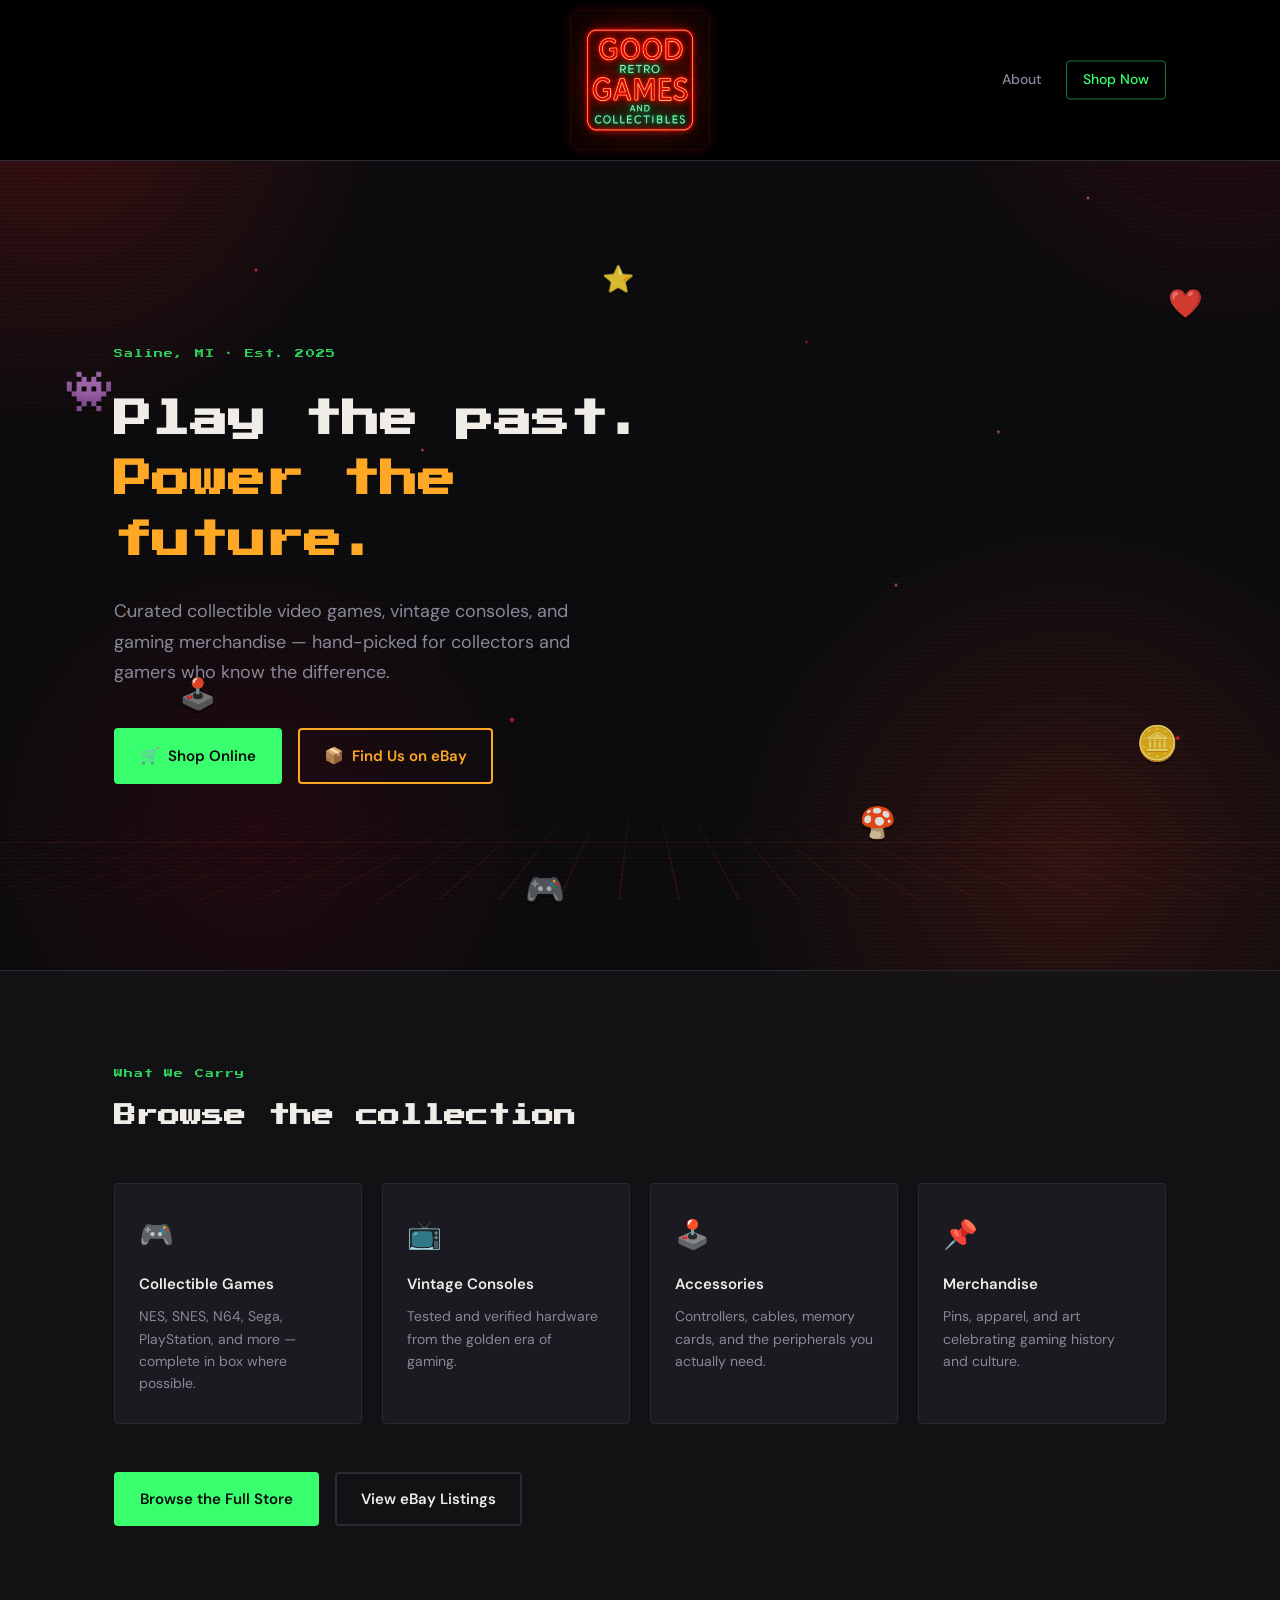
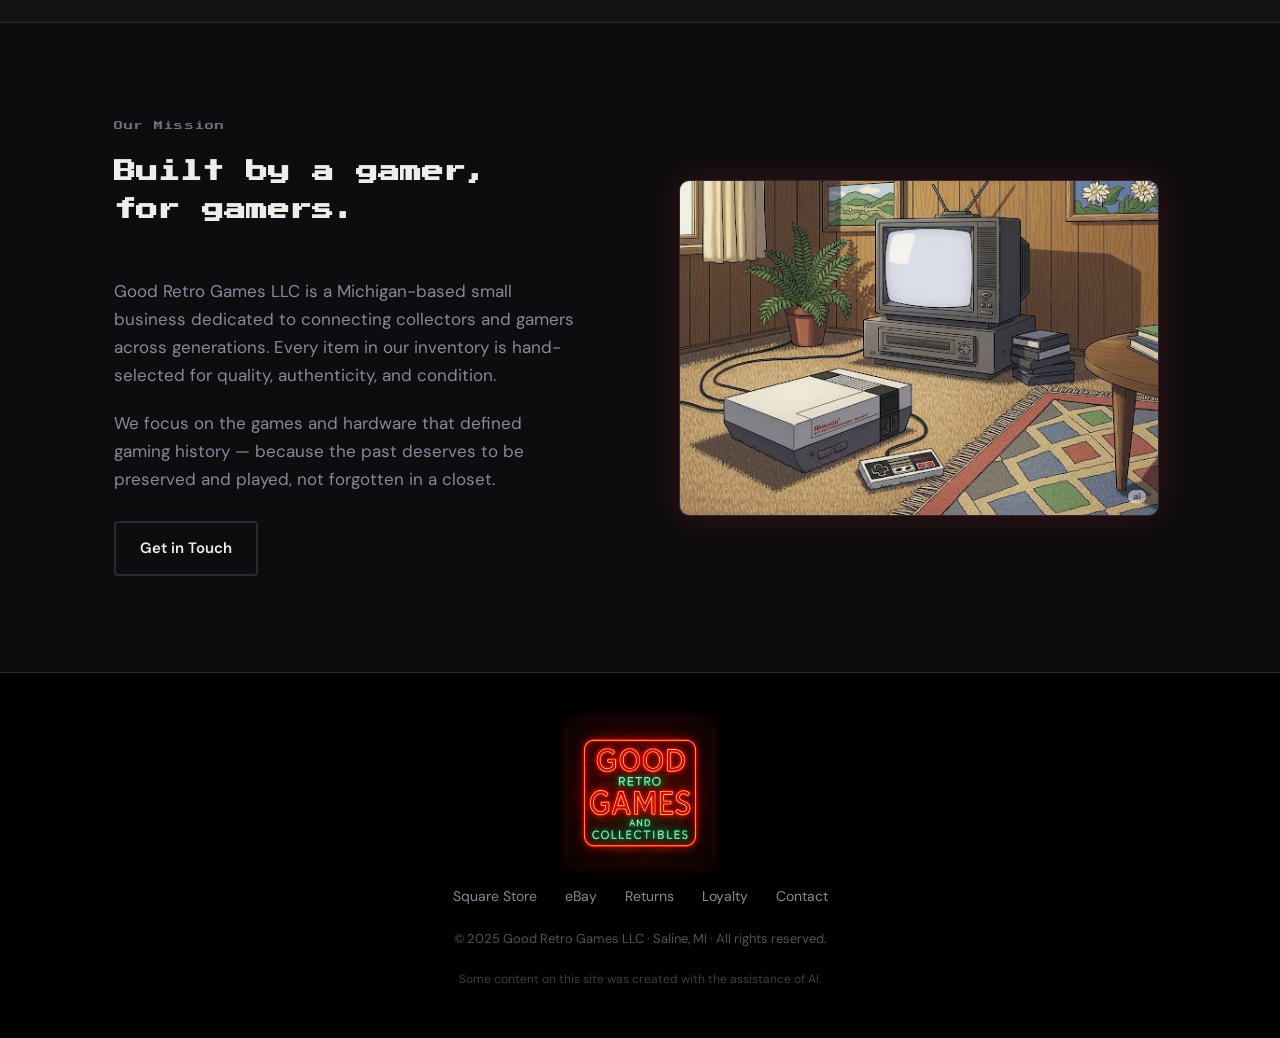
<file: index.html>
<!DOCTYPE html>
<html lang="en">
<head>
  <meta charset="UTF-8" />
  <meta name="viewport" content="width=device-width, initial-scale=1.0" />
  <meta name="description" content="Good Retro Games — Collectible video games, vintage consoles, and gaming merchandise. Shop our curated selection online." />
  <title>Good Retro Games</title>
  <link rel="preconnect" href="https://fonts.googleapis.com" />
  <link rel="preconnect" href="https://fonts.gstatic.com" crossorigin />
  <link href="https://fonts.googleapis.com/css2?family=Press+Start+2P&family=DM+Sans:wght@400;500;600&display=swap" rel="stylesheet" />
  <link rel="stylesheet" href="style.css" />
</head>
<body>

  <!-- HEADER -->
  <header class="site-header">
    <div class="header-inner">
      <div class="logo">
        <img src="images/logo.jpg" alt="Good Retro Games and Collectibles" class="logo-img" />
      </div>
      <nav class="header-nav">
        <a href="#about">About</a>
        <a href="#shop" class="nav-cta">Shop Now</a>
      </nav>
    </div>
  </header>

  <!-- HERO -->
  <section class="hero">
    <div class="scanlines" aria-hidden="true"></div>
    <div class="arcade-sprites" aria-hidden="true">
      <span class="sprite s1">👾</span>
      <span class="sprite s2">🕹️</span>
      <span class="sprite s3">⭐</span>
      <span class="sprite s4">🍄</span>
      <span class="sprite s5">🪙</span>
      <span class="sprite s6">❤️</span>
      <span class="sprite s7">🎮</span>
    </div>
    <div class="hero-inner">
      <p class="hero-eyebrow">Saline, MI · Est. 2025</p>
      <h1 class="hero-headline">
        Play the past.<br />
        <span class="headline-accent">Power the future.</span>
      </h1>
      <p class="hero-sub">Curated collectible video games, vintage consoles, and gaming merchandise — hand-picked for collectors and gamers who know the difference.</p>
      <div class="hero-cta-group">
        <a href="https://www.goodgamesretro.com" class="btn btn-primary" target="_blank" rel="noopener">
          <span class="btn-icon">🛒</span> Shop Online
        </a>
        <a href="https://www.ebay.com/usr/good-retro-games" class="btn btn-secondary" target="_blank" rel="noopener">
          <span class="btn-icon">📦</span> Find Us on eBay
        </a>
      </div>
    </div>
  </section>

  <!-- WHAT WE CARRY -->
  <section class="categories" id="shop">
    <div class="section-inner">
      <p class="section-eyebrow">What We Carry</p>
      <h2 class="section-heading">Browse the collection</h2>
      <div class="category-grid">
        <div class="category-card">
          <div class="cat-icon">🎮</div>
          <h3>Collectible Games</h3>
          <p>NES, SNES, N64, Sega, PlayStation, and more — complete in box where possible.</p>
        </div>
        <div class="category-card">
          <div class="cat-icon">📺</div>
          <h3>Vintage Consoles</h3>
          <p>Tested and verified hardware from the golden era of gaming.</p>
        </div>
        <div class="category-card">
          <div class="cat-icon">🕹️</div>
          <h3>Accessories</h3>
          <p>Controllers, cables, memory cards, and the peripherals you actually need.</p>
        </div>
        <div class="category-card">
          <div class="cat-icon">📌</div>
          <h3>Merchandise</h3>
          <p>Pins, apparel, and art celebrating gaming history and culture.</p>
        </div>
      </div>
      <div class="shop-cta-row">
        <a href="https://www.goodgamesretro.com" class="btn btn-primary" target="_blank" rel="noopener">Browse the Full Store</a>
        <a href="https://www.ebay.com/usr/good-retro-games" class="btn btn-outline" target="_blank" rel="noopener">View eBay Listings</a>
      </div>
    </div>
  </section>

  <!-- ABOUT -->
  <section class="about" id="about">
    <div class="section-inner about-inner">
      <div class="about-text">
        <p class="section-eyebrow">Our Mission</p>
        <h2 class="section-heading">Built by a gamer,<br />for gamers.</h2>
        <p>Good Retro Games LLC is a Michigan-based small business dedicated to connecting collectors and gamers across generations. Every item in our inventory is hand-selected for quality, authenticity, and condition.</p>
        <p>We focus on the games and hardware that defined gaming history — because the past deserves to be preserved and played, not forgotten in a closet.</p>
        <a href="contact.html" class="btn btn-outline">Get in Touch</a>
      </div>
      <div class="about-visual">
        <img src="images/retro-room.jpg" alt="A cozy retro living room with a Nintendo Entertainment System and CRT television" class="about-img" loading="lazy" />
      </div>
    </div>
  </section>

  <!-- FOOTER -->
  <footer class="site-footer">
    <div class="footer-inner">
      <div class="footer-logo">
        <img src="images/logo.jpg" alt="Good Retro Games and Collectibles" class="logo-img" />
      </div>
      <div class="footer-links">
        <a href="https://www.goodgamesretro.com" target="_blank" rel="noopener">Square Store</a>
        <a href="https://www.ebay.com/usr/good-retro-games" target="_blank" rel="noopener">eBay</a>
        <a href="returns.html">Returns</a>
        <a href="loyalty.html">Loyalty</a>
        <a href="contact.html">Contact</a>
      </div>
      <p class="footer-copy">© 2025 Good Retro Games LLC · Saline, MI · All rights reserved.</p>
      <p class="footer-disclaimer">Some content on this site was created with the assistance of AI.</p>
    </div>
  </footer>

</body>
</html>
</file>
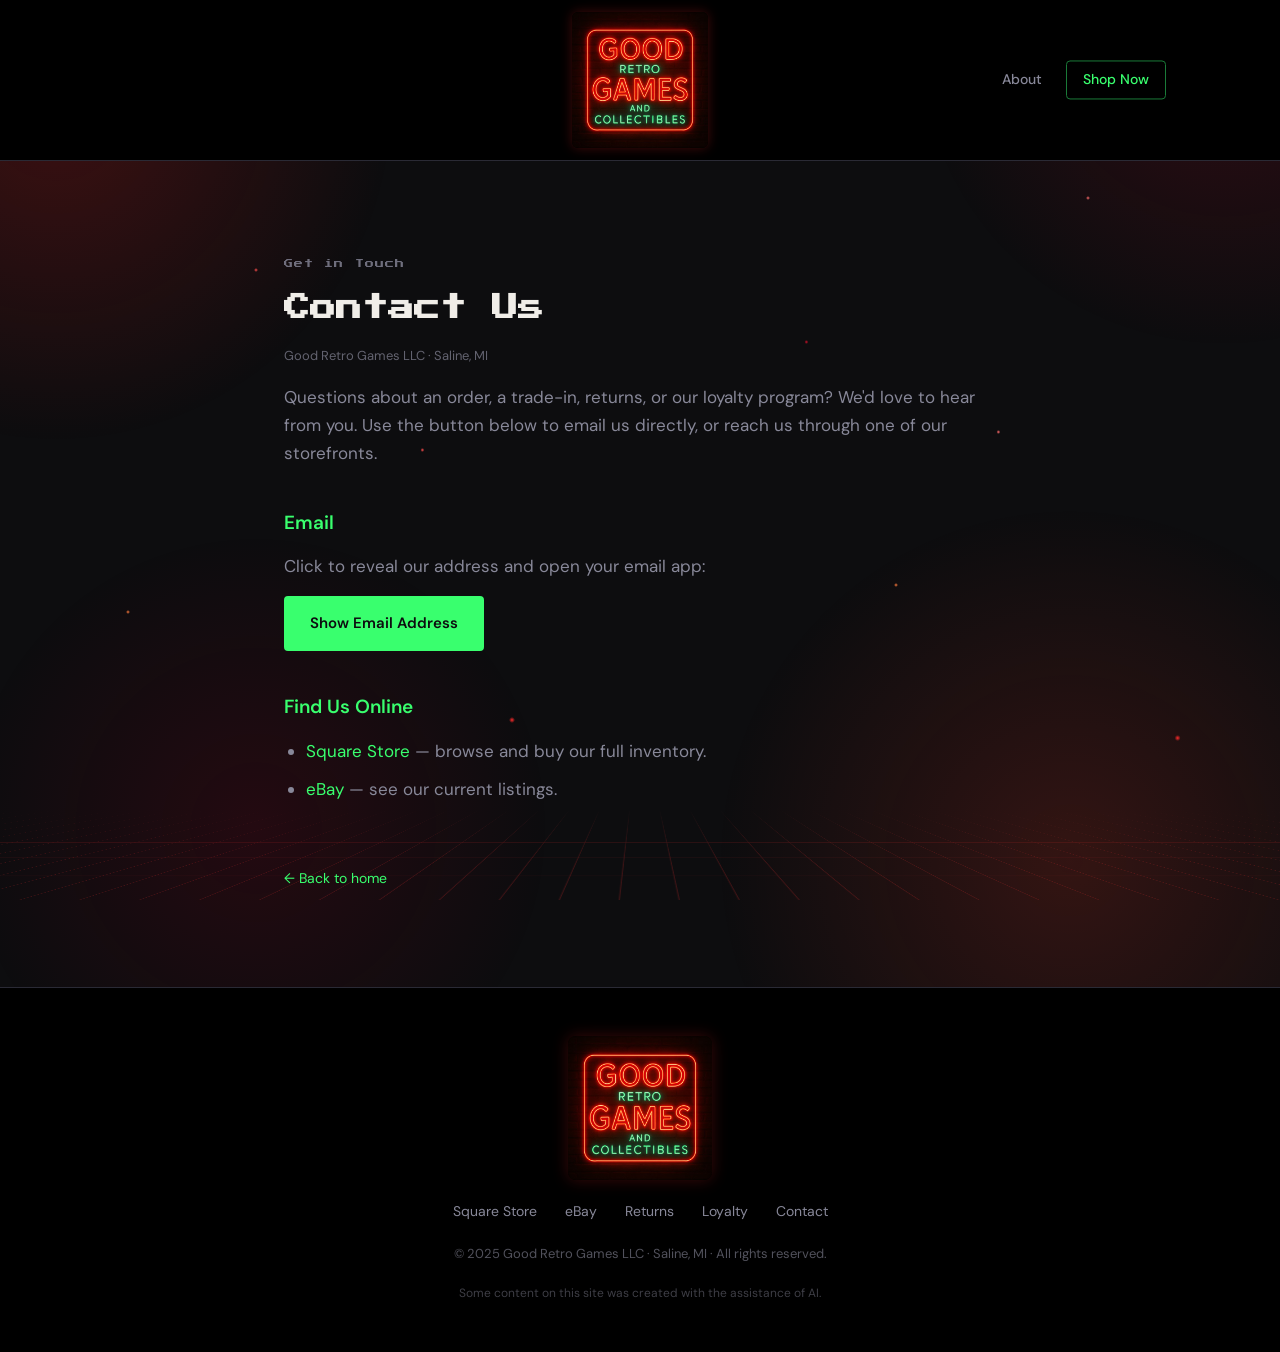
<file: contact.html>
<!DOCTYPE html>
<html lang="en">
<head>
  <meta charset="UTF-8" />
  <meta name="viewport" content="width=device-width, initial-scale=1.0" />
  <meta name="description" content="Get in touch with Good Retro Games LLC — questions about orders, trade-ins, returns, or our loyalty program." />
  <title>Contact — Good Retro Games</title>
  <link rel="preconnect" href="https://fonts.googleapis.com" />
  <link rel="preconnect" href="https://fonts.gstatic.com" crossorigin />
  <link href="https://fonts.googleapis.com/css2?family=Press+Start+2P&family=DM+Sans:wght@400;500;600&display=swap" rel="stylesheet" />
  <link rel="stylesheet" href="style.css" />
</head>
<body>

  <!-- HEADER -->
  <header class="site-header">
    <div class="header-inner">
      <a href="index.html" class="logo">
        <img src="images/logo.jpg" alt="Good Retro Games and Collectibles" class="logo-img" />
      </a>
      <nav class="header-nav">
        <a href="index.html#about">About</a>
        <a href="index.html#shop" class="nav-cta">Shop Now</a>
      </nav>
    </div>
  </header>

  <!-- CONTACT -->
  <section class="policy">
    <div class="section-inner policy-inner">
      <p class="section-eyebrow">Get in Touch</p>
      <h1 class="policy-title">Contact Us</h1>
      <p class="policy-updated">Good Retro Games LLC · Saline, MI</p>

      <p>Questions about an order, a trade-in, returns, or our loyalty program? We'd love to hear from you. Use the button below to email us directly, or reach us through one of our storefronts.</p>

      <h2>Email</h2>
      <p>Click to reveal our address and open your email app:</p>
      <p>
        <a class="btn btn-primary" id="contact-email" href="#" rel="nofollow noopener">Show Email Address</a>
      </p>
      <noscript>
        <p>Please enable JavaScript to view our email address, or reach us through our
        <a href="https://www.ebay.com/usr/good-retro-games" target="_blank" rel="noopener">eBay store</a>
        or <a href="https://www.goodgamesretro.com" target="_blank" rel="noopener">Square store</a>.</p>
      </noscript>

      <h2>Find Us Online</h2>
      <ul>
        <li><a href="https://www.goodgamesretro.com" target="_blank" rel="noopener">Square Store</a> — browse and buy our full inventory.</li>
        <li><a href="https://www.ebay.com/usr/good-retro-games" target="_blank" rel="noopener">eBay</a> — see our current listings.</li>
      </ul>

      <a href="index.html" class="back-link">← Back to home</a>
    </div>
  </section>

  <!-- FOOTER -->
  <footer class="site-footer">
    <div class="footer-inner">
      <div class="footer-logo">
        <img src="images/logo.jpg" alt="Good Retro Games and Collectibles" class="logo-img" />
      </div>
      <div class="footer-links">
        <a href="https://www.goodgamesretro.com" target="_blank" rel="noopener">Square Store</a>
        <a href="https://www.ebay.com/usr/good-retro-games" target="_blank" rel="noopener">eBay</a>
        <a href="returns.html">Returns</a>
        <a href="loyalty.html">Loyalty</a>
        <a href="contact.html">Contact</a>
      </div>
      <p class="footer-copy">© 2025 Good Retro Games LLC · Saline, MI · All rights reserved.</p>
      <p class="footer-disclaimer">Some content on this site was created with the assistance of AI.</p>
    </div>
  </footer>

  <!-- Email obfuscation: address is stored reversed and reassembled at runtime,
       so non-JS spam crawlers never see a harvestable plaintext address. -->
  <script>
    (function () {
      var encoded = 'moc.liamg@cllsemagorterdoog';
      var addr = encoded.split('').reverse().join('');
      var link = document.getElementById('contact-email');
      if (!link) return;
      var revealed = false;
      link.addEventListener('click', function (e) {
        if (!revealed) {
          e.preventDefault();
          link.href = 'mailto:' + addr;
          link.textContent = addr;
          revealed = true;
        }
      });
    })();
  </script>

</body>
</html>
</file>
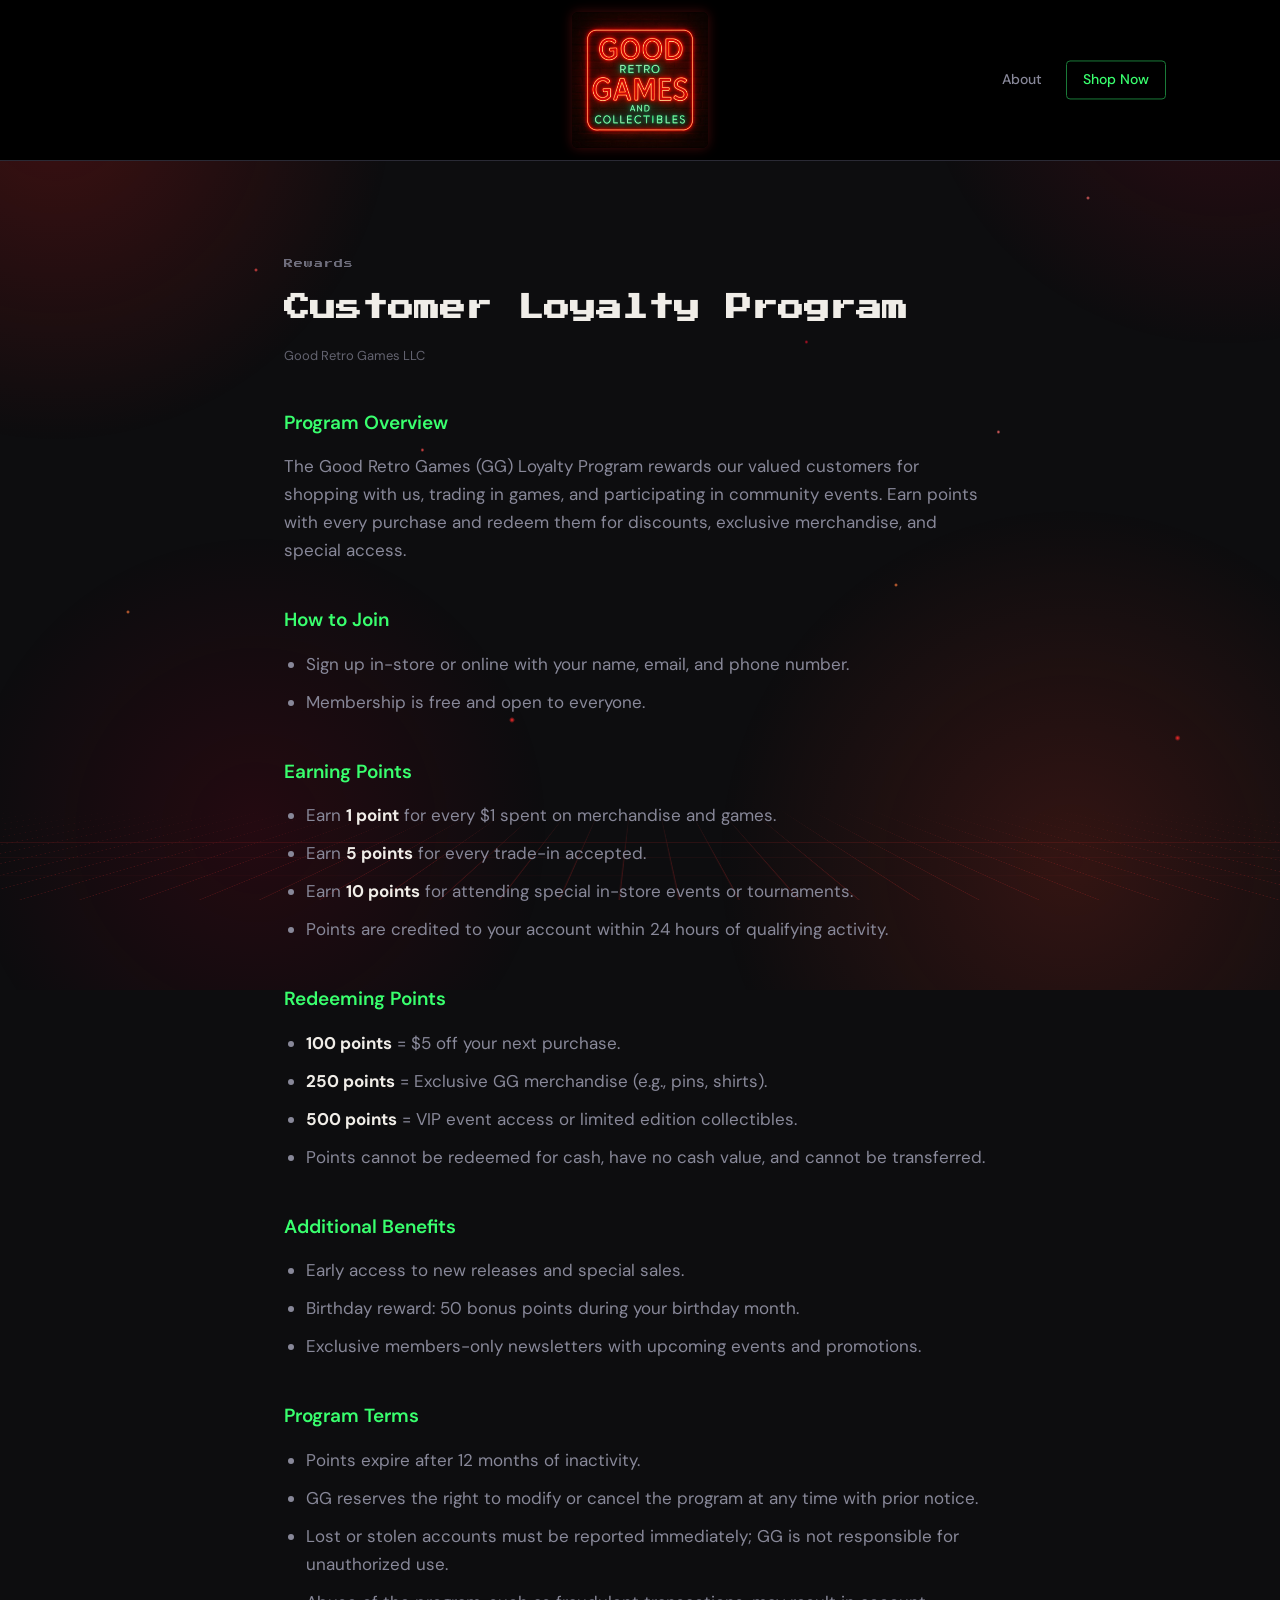
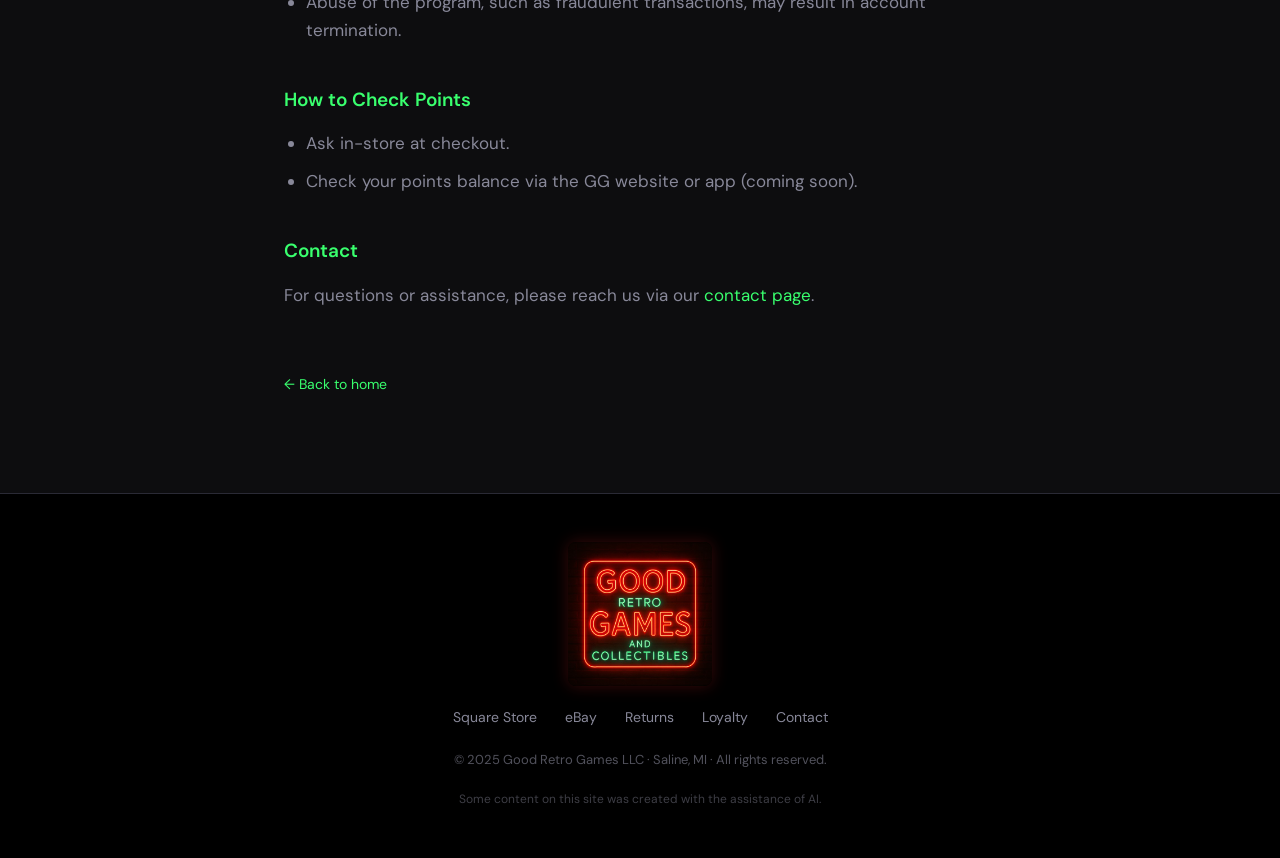
<file: loyalty.html>
<!DOCTYPE html>
<html lang="en">
<head>
  <meta charset="UTF-8" />
  <meta name="viewport" content="width=device-width, initial-scale=1.0" />
  <meta name="description" content="Good Retro Games LLC Customer Loyalty Program — earn points on purchases, trade-ins, and events, and redeem them for discounts and exclusive merch." />
  <title>Customer Loyalty Program — Good Retro Games</title>
  <link rel="preconnect" href="https://fonts.googleapis.com" />
  <link rel="preconnect" href="https://fonts.gstatic.com" crossorigin />
  <link href="https://fonts.googleapis.com/css2?family=Press+Start+2P&family=DM+Sans:wght@400;500;600&display=swap" rel="stylesheet" />
  <link rel="stylesheet" href="style.css" />
</head>
<body>

  <!-- HEADER -->
  <header class="site-header">
    <div class="header-inner">
      <a href="index.html" class="logo">
        <img src="images/logo.jpg" alt="Good Retro Games and Collectibles" class="logo-img" />
      </a>
      <nav class="header-nav">
        <a href="index.html#about">About</a>
        <a href="index.html#shop" class="nav-cta">Shop Now</a>
      </nav>
    </div>
  </header>

  <!-- POLICY -->
  <section class="policy">
    <div class="section-inner policy-inner">
      <p class="section-eyebrow">Rewards</p>
      <h1 class="policy-title">Customer Loyalty Program</h1>
      <p class="policy-updated">Good Retro Games LLC</p>

      <h2>Program Overview</h2>
      <p>The Good Retro Games (GG) Loyalty Program rewards our valued customers for shopping with us, trading in games, and participating in community events. Earn points with every purchase and redeem them for discounts, exclusive merchandise, and special access.</p>

      <h2>How to Join</h2>
      <ul>
        <li>Sign up in-store or online with your name, email, and phone number.</li>
        <li>Membership is free and open to everyone.</li>
      </ul>

      <h2>Earning Points</h2>
      <ul>
        <li>Earn <strong>1 point</strong> for every $1 spent on merchandise and games.</li>
        <li>Earn <strong>5 points</strong> for every trade-in accepted.</li>
        <li>Earn <strong>10 points</strong> for attending special in-store events or tournaments.</li>
        <li>Points are credited to your account within 24 hours of qualifying activity.</li>
      </ul>

      <h2>Redeeming Points</h2>
      <ul>
        <li><strong>100 points</strong> = $5 off your next purchase.</li>
        <li><strong>250 points</strong> = Exclusive GG merchandise (e.g., pins, shirts).</li>
        <li><strong>500 points</strong> = VIP event access or limited edition collectibles.</li>
        <li>Points cannot be redeemed for cash, have no cash value, and cannot be transferred.</li>
      </ul>

      <h2>Additional Benefits</h2>
      <ul>
        <li>Early access to new releases and special sales.</li>
        <li>Birthday reward: 50 bonus points during your birthday month.</li>
        <li>Exclusive members-only newsletters with upcoming events and promotions.</li>
      </ul>

      <h2>Program Terms</h2>
      <ul>
        <li>Points expire after 12 months of inactivity.</li>
        <li>GG reserves the right to modify or cancel the program at any time with prior notice.</li>
        <li>Lost or stolen accounts must be reported immediately; GG is not responsible for unauthorized use.</li>
        <li>Abuse of the program, such as fraudulent transactions, may result in account termination.</li>
      </ul>

      <h2>How to Check Points</h2>
      <ul>
        <li>Ask in-store at checkout.</li>
        <li>Check your points balance via the GG website or app (coming soon).</li>
      </ul>

      <h2>Contact</h2>
      <p>For questions or assistance, please reach us via our <a href="contact.html">contact page</a>.</p>

      <a href="index.html" class="back-link">← Back to home</a>
    </div>
  </section>

  <!-- FOOTER -->
  <footer class="site-footer">
    <div class="footer-inner">
      <div class="footer-logo">
        <img src="images/logo.jpg" alt="Good Retro Games and Collectibles" class="logo-img" />
      </div>
      <div class="footer-links">
        <a href="https://www.goodgamesretro.com" target="_blank" rel="noopener">Square Store</a>
        <a href="https://www.ebay.com/usr/good-retro-games" target="_blank" rel="noopener">eBay</a>
        <a href="returns.html">Returns</a>
        <a href="loyalty.html">Loyalty</a>
        <a href="contact.html">Contact</a>
      </div>
      <p class="footer-copy">© 2025 Good Retro Games LLC · Saline, MI · All rights reserved.</p>
      <p class="footer-disclaimer">Some content on this site was created with the assistance of AI.</p>
    </div>
  </footer>

</body>
</html>
</file>
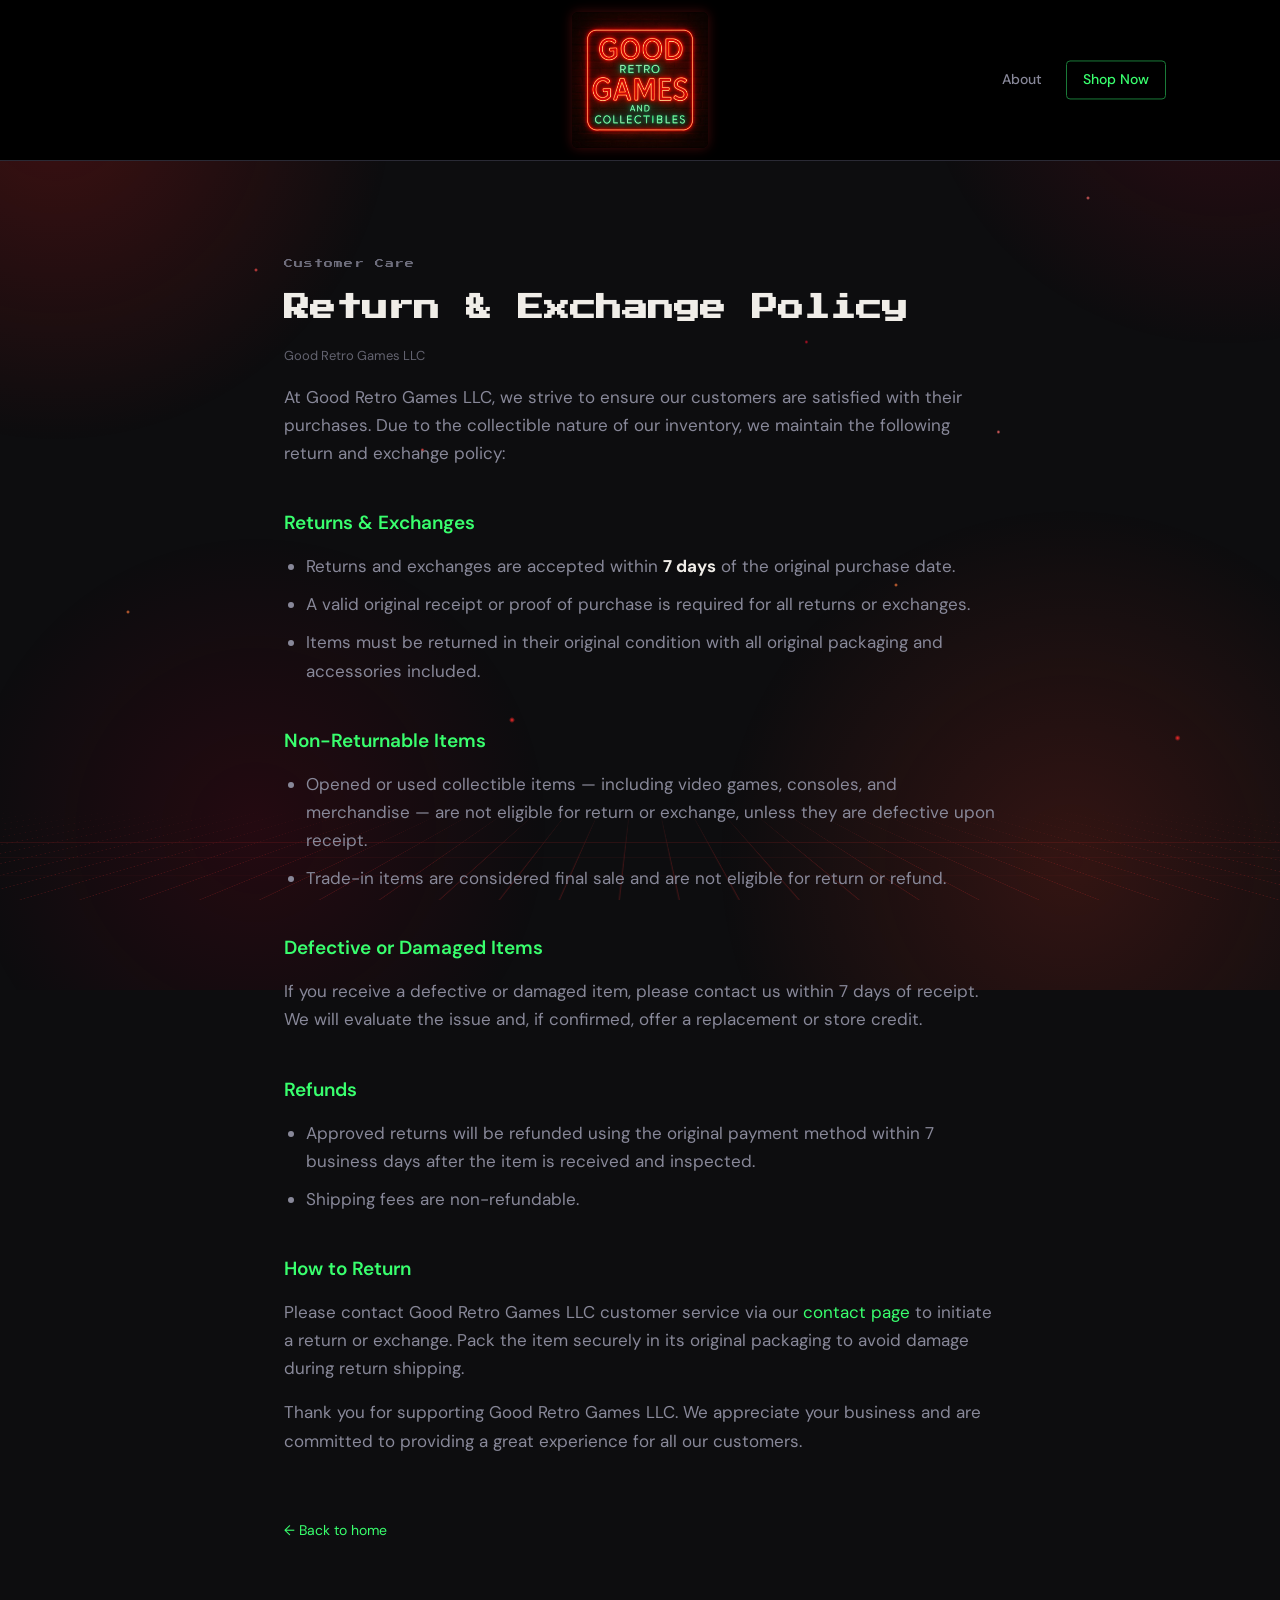
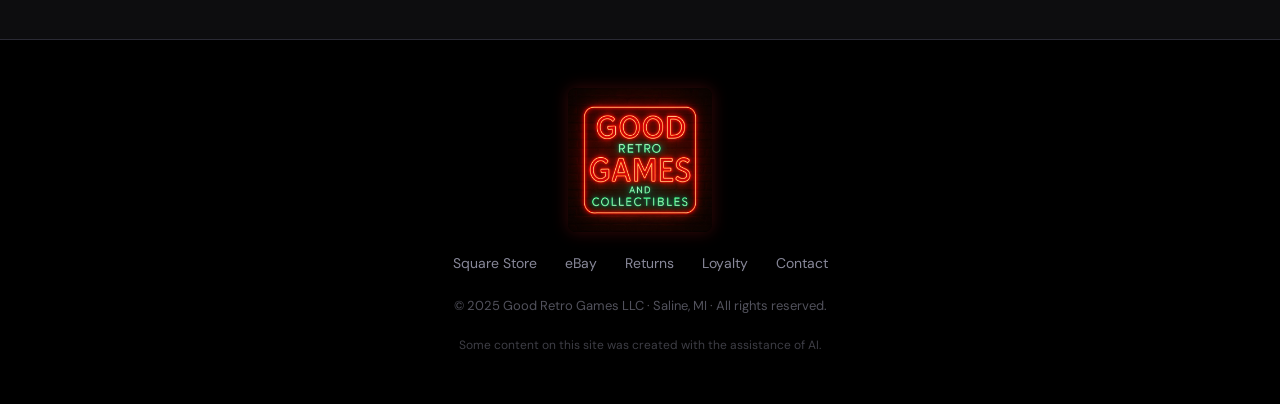
<file: returns.html>
<!DOCTYPE html>
<html lang="en">
<head>
  <meta charset="UTF-8" />
  <meta name="viewport" content="width=device-width, initial-scale=1.0" />
  <meta name="description" content="Return & Exchange Policy for Good Retro Games LLC — returns accepted within 7 days with proof of purchase." />
  <title>Return &amp; Exchange Policy — Good Retro Games</title>
  <link rel="preconnect" href="https://fonts.googleapis.com" />
  <link rel="preconnect" href="https://fonts.gstatic.com" crossorigin />
  <link href="https://fonts.googleapis.com/css2?family=Press+Start+2P&family=DM+Sans:wght@400;500;600&display=swap" rel="stylesheet" />
  <link rel="stylesheet" href="style.css" />
</head>
<body>

  <!-- HEADER -->
  <header class="site-header">
    <div class="header-inner">
      <a href="index.html" class="logo">
        <img src="images/logo.jpg" alt="Good Retro Games and Collectibles" class="logo-img" />
      </a>
      <nav class="header-nav">
        <a href="index.html#about">About</a>
        <a href="index.html#shop" class="nav-cta">Shop Now</a>
      </nav>
    </div>
  </header>

  <!-- POLICY -->
  <section class="policy">
    <div class="section-inner policy-inner">
      <p class="section-eyebrow">Customer Care</p>
      <h1 class="policy-title">Return &amp; Exchange Policy</h1>
      <p class="policy-updated">Good Retro Games LLC</p>

      <p>At Good Retro Games LLC, we strive to ensure our customers are satisfied with their purchases. Due to the collectible nature of our inventory, we maintain the following return and exchange policy:</p>

      <h2>Returns &amp; Exchanges</h2>
      <ul>
        <li>Returns and exchanges are accepted within <strong>7 days</strong> of the original purchase date.</li>
        <li>A valid original receipt or proof of purchase is required for all returns or exchanges.</li>
        <li>Items must be returned in their original condition with all original packaging and accessories included.</li>
      </ul>

      <h2>Non-Returnable Items</h2>
      <ul>
        <li>Opened or used collectible items — including video games, consoles, and merchandise — are not eligible for return or exchange, unless they are defective upon receipt.</li>
        <li>Trade-in items are considered final sale and are not eligible for return or refund.</li>
      </ul>

      <h2>Defective or Damaged Items</h2>
      <p>If you receive a defective or damaged item, please contact us within 7 days of receipt. We will evaluate the issue and, if confirmed, offer a replacement or store credit.</p>

      <h2>Refunds</h2>
      <ul>
        <li>Approved returns will be refunded using the original payment method within 7 business days after the item is received and inspected.</li>
        <li>Shipping fees are non-refundable.</li>
      </ul>

      <h2>How to Return</h2>
      <p>Please contact Good Retro Games LLC customer service via our <a href="contact.html">contact page</a> to initiate a return or exchange. Pack the item securely in its original packaging to avoid damage during return shipping.</p>

      <p>Thank you for supporting Good Retro Games LLC. We appreciate your business and are committed to providing a great experience for all our customers.</p>

      <a href="index.html" class="back-link">← Back to home</a>
    </div>
  </section>

  <!-- FOOTER -->
  <footer class="site-footer">
    <div class="footer-inner">
      <div class="footer-logo">
        <img src="images/logo.jpg" alt="Good Retro Games and Collectibles" class="logo-img" />
      </div>
      <div class="footer-links">
        <a href="https://www.goodgamesretro.com" target="_blank" rel="noopener">Square Store</a>
        <a href="https://www.ebay.com/usr/good-retro-games" target="_blank" rel="noopener">eBay</a>
        <a href="returns.html">Returns</a>
        <a href="loyalty.html">Loyalty</a>
        <a href="contact.html">Contact</a>
      </div>
      <p class="footer-copy">© 2025 Good Retro Games LLC · Saline, MI · All rights reserved.</p>
      <p class="footer-disclaimer">Some content on this site was created with the assistance of AI.</p>
    </div>
  </footer>

</body>
</html>
</file>
<file: style.css>
/* =============================================
   GOOD RETRO GAMES — style.css
   Design: dark retro arcade with pixel accent
   Palette: near-black bg, phosphor green accent,
            warm amber highlight, off-white text
   ============================================= */

/* --- TOKENS --- */
:root {
  --bg:         #0d0d0f;
  --bg-mid:     #141418;
  --bg-card:    #1a1a20;
  --border:     #2a2a35;
  --green:      #39ff6e;
  --green-dim:  #1a7a38;
  --amber:      #ffa825;
  --white:      #f0ede8;
  --muted:      #888899;
  --font-pixel: 'Press Start 2P', monospace;
  --font-body:  'DM Sans', sans-serif;
  --radius:     4px;
  --max-w:      1100px;
}

/* --- RESET --- */
*, *::before, *::after { box-sizing: border-box; margin: 0; padding: 0; }
html { scroll-behavior: smooth; background: var(--bg); }
body {
  background: transparent;
  color: var(--white);
  font-family: var(--font-body);
  font-size: 17px;
  line-height: 1.65;
  -webkit-font-smoothing: antialiased;
}
a { color: inherit; text-decoration: none; }
img { display: block; max-width: 100%; }

/* =============================================
   RETRO ARCADE BACKGROUND (cartoon style)
   Fixed, full-page layers behind all content.
   Pure CSS — applies to every page automatically.
   ============================================= */

/* drifting neon glow blobs (ambient color) */
html::before {
  content: "";
  position: fixed;
  inset: -10%;
  z-index: -3;
  background:
    radial-gradient(44vmax 44vmax at 12% 18%, rgba(255, 30, 30, 0.20), transparent 60%),
    radial-gradient(40vmax 40vmax at 88% 12%, rgba(200, 12, 40, 0.18), transparent 60%),
    radial-gradient(46vmax 46vmax at 78% 88%, rgba(255, 60, 40, 0.16), transparent 60%),
    radial-gradient(38vmax 38vmax at 25% 85%, rgba(130, 0, 25, 0.20), transparent 60%);
  animation: glowDrift 18s ease-in-out infinite alternate;
  pointer-events: none;
}

/* neon perspective "arcade floor" grid along the bottom */
html::after {
  content: "";
  position: fixed;
  left: -50%;
  right: -50%;
  bottom: 0;
  height: 42vh;
  z-index: -2;
  background-image:
    repeating-linear-gradient(90deg, transparent 0, transparent 58px, rgba(255, 40, 40, 0.55) 60px),
    repeating-linear-gradient(0deg, transparent 0, transparent 58px, rgba(255, 40, 40, 0.55) 60px);
  -webkit-mask-image: linear-gradient(transparent, #000 75%);
          mask-image: linear-gradient(transparent, #000 75%);
  transform: perspective(340px) rotateX(62deg);
  transform-origin: bottom center;
  opacity: 0.45;
  animation: gridScroll 4s linear infinite;
  pointer-events: none;
}

/* twinkling cartoon star-pixels (two offset layers) */
body::before,
body::after {
  content: "";
  position: fixed;
  inset: 0;
  z-index: -1;
  background-repeat: no-repeat;
  pointer-events: none;
}
body::before {
  background-image:
    radial-gradient(2px 2px at 20% 30%, #ff4d4d, transparent),
    radial-gradient(2px 2px at 70% 65%, #ff7a3c, transparent),
    radial-gradient(3px 3px at 40% 80%, #ff2b2b, transparent),
    radial-gradient(2px 2px at 85% 22%, #ff6b6b, transparent),
    radial-gradient(2px 2px at 55% 12%, #c81028, transparent);
  animation: twinkle 3.5s ease-in-out infinite;
}
body::after {
  background-image:
    radial-gradient(2px 2px at 10% 68%, #ff7a3c, transparent),
    radial-gradient(3px 3px at 92% 82%, #ff2b2b, transparent),
    radial-gradient(2px 2px at 33% 50%, #ff4d4d, transparent),
    radial-gradient(2px 2px at 63% 38%, #c81028, transparent),
    radial-gradient(2px 2px at 78% 48%, #ff6b6b, transparent);
  animation: twinkle 5s ease-in-out infinite reverse;
}

/* floating cartoon arcade sprites (hero) */
.arcade-sprites {
  position: absolute;
  inset: 0;
  z-index: 1;
  overflow: hidden;
  pointer-events: none;
}
.arcade-sprites .sprite {
  position: absolute;
  font-size: 34px;
  line-height: 1;
  filter: drop-shadow(0 3px 0 rgba(0, 0, 0, 0.35));
  opacity: 0.85;
  animation: spriteBob 5s ease-in-out infinite;
}
.arcade-sprites .s1 { left: 5%;   top: 26%; font-size: 40px; animation-duration: 6s;   animation-delay: -1s; }
.arcade-sprites .s2 { left: 14%;  top: 64%; font-size: 30px; animation-duration: 5.2s; animation-delay: -2s; }
.arcade-sprites .s3 { left: 47%;  top: 13%; font-size: 26px; animation-duration: 4.4s; animation-delay: -0.5s; }
.arcade-sprites .s4 { right: 30%; top: 80%; font-size: 30px; animation-duration: 5.6s; animation-delay: -3s; }
.arcade-sprites .s5 { right: 8%;  top: 70%; font-size: 34px; animation-duration: 6.4s; animation-delay: -1.5s; }
.arcade-sprites .s6 { right: 6%;  top: 16%; font-size: 28px; animation-duration: 4.8s; animation-delay: -2.5s; }
.arcade-sprites .s7 { left: 41%;  top: 88%; font-size: 32px; animation-duration: 5.8s; animation-delay: -0.8s; }

@keyframes twinkle {
  0%, 100% { opacity: 0.30; }
  50%      { opacity: 1; }
}
@keyframes glowDrift {
  from { transform: translate3d(-2%, -1%, 0) scale(1); }
  to   { transform: translate3d(2%, 2%, 0) scale(1.08); }
}
@keyframes gridScroll {
  from { background-position: 0 0, 0 0; }
  to   { background-position: 0 0, 0 60px; }
}
@keyframes spriteBob {
  0%, 100% { transform: translateY(0)     rotate(-8deg); }
  50%      { transform: translateY(-22px) rotate(8deg); }
}

/* --- HEADER --- */
.site-header {
  position: sticky;
  top: 0;
  z-index: 100;
  background: #000;
  border-bottom: 1px solid var(--border);
}
.header-inner {
  position: relative;
  max-width: var(--max-w);
  margin: 0 auto;
  padding: 0 24px;
  height: 160px;
  display: flex;
  align-items: center;
  justify-content: center;
}
.logo {
  display: flex;
  align-items: center;
  gap: 12px;
}
.logo-gg {
  font-family: var(--font-pixel);
  font-size: 14px;
  color: var(--green);
  background: var(--bg-card);
  border: 1px solid var(--green-dim);
  padding: 6px 8px;
  letter-spacing: 1px;
}
.logo-img {
  display: block;
  height: 136px;
  width: auto;
  border-radius: 6px;
  box-shadow: 0 0 12px rgba(255, 40, 40, 0.25);
}
.logo-text {
  font-family: var(--font-body);
  font-weight: 600;
  font-size: 15px;
  color: var(--white);
  letter-spacing: 0.02em;
}
.header-nav {
  position: absolute;
  right: 24px;
  top: 50%;
  transform: translateY(-50%);
  display: flex;
  align-items: center;
  gap: 24px;
}
.header-nav a {
  font-size: 14px;
  font-weight: 500;
  color: var(--muted);
  transition: color 0.2s;
}
.header-nav a:hover { color: var(--white); }
.header-nav .nav-cta {
  color: var(--green);
  border: 1px solid var(--green-dim);
  padding: 7px 16px;
  border-radius: var(--radius);
  transition: background 0.2s, color 0.2s;
}
.header-nav .nav-cta:hover {
  background: var(--green);
  color: var(--bg);
}

/* --- HERO --- */
.hero {
  position: relative;
  min-height: 90vh;
  display: flex;
  align-items: center;
  overflow: hidden;
  border-bottom: 1px solid var(--border);
}

/* scanline overlay — the signature element */
.scanlines {
  position: absolute;
  inset: 0;
  background: repeating-linear-gradient(
    to bottom,
    transparent,
    transparent 3px,
    rgba(0, 0, 0, 0.18) 3px,
    rgba(0, 0, 0, 0.18) 4px
  );
  pointer-events: none;
  z-index: 1;
}

.hero-inner {
  position: relative;
  z-index: 2;
  max-width: var(--max-w);
  margin: 0 auto;
  padding: 80px 24px;
  max-width: 640px;
  margin-left: max(24px, calc(50vw - 550px));
}
.hero-eyebrow {
  font-family: var(--font-pixel);
  font-size: 9px;
  color: var(--green);
  letter-spacing: 0.12em;
  margin-bottom: 28px;
  opacity: 0.8;
}
.hero-headline {
  font-family: var(--font-pixel);
  font-size: clamp(18px, 3.5vw, 38px);
  line-height: 1.6;
  color: var(--white);
  margin-bottom: 24px;
}
.headline-accent {
  color: var(--amber);
}
.hero-sub {
  font-size: 18px;
  color: var(--muted);
  line-height: 1.7;
  margin-bottom: 40px;
  max-width: 500px;
}
.hero-cta-group {
  display: flex;
  gap: 16px;
  flex-wrap: wrap;
}

/* --- BUTTONS --- */
.btn {
  display: inline-flex;
  align-items: center;
  gap: 8px;
  font-family: var(--font-body);
  font-size: 15px;
  font-weight: 600;
  padding: 13px 24px;
  border-radius: var(--radius);
  cursor: pointer;
  transition: all 0.2s;
  white-space: nowrap;
}
.btn-icon { font-size: 16px; }

.btn-primary {
  background: var(--green);
  color: var(--bg);
  border: 2px solid var(--green);
}
.btn-primary:hover {
  background: #5fffaa;
  border-color: #5fffaa;
  transform: translateY(-1px);
  box-shadow: 0 6px 24px rgba(57, 255, 110, 0.25);
}

.btn-secondary {
  background: transparent;
  color: var(--amber);
  border: 2px solid var(--amber);
}
.btn-secondary:hover {
  background: var(--amber);
  color: var(--bg);
  transform: translateY(-1px);
}

.btn-outline {
  background: transparent;
  color: var(--white);
  border: 2px solid var(--border);
}
.btn-outline:hover {
  border-color: var(--muted);
  transform: translateY(-1px);
}

/* --- SHARED SECTION STYLES --- */
.section-inner {
  max-width: var(--max-w);
  margin: 0 auto;
  padding: 96px 24px;
}
.section-eyebrow {
  font-family: var(--font-pixel);
  font-size: 9px;
  color: var(--green);
  letter-spacing: 0.12em;
  margin-bottom: 16px;
  opacity: 0.8;
}
.section-heading {
  font-family: var(--font-pixel);
  font-size: clamp(14px, 2vw, 22px);
  line-height: 1.7;
  color: var(--white);
  margin-bottom: 48px;
}

/* --- CATEGORIES --- */
.categories {
  background: rgba(20, 20, 24, 0.82);
  border-bottom: 1px solid var(--border);
}
.category-grid {
  display: grid;
  grid-template-columns: repeat(auto-fit, minmax(220px, 1fr));
  gap: 20px;
  margin-bottom: 48px;
}
.category-card {
  background: var(--bg-card);
  border: 1px solid var(--border);
  border-radius: var(--radius);
  padding: 28px 24px;
  transition: border-color 0.2s, transform 0.2s;
}
.category-card:hover {
  border-color: var(--green-dim);
  transform: translateY(-2px);
}
.cat-icon {
  font-size: 28px;
  margin-bottom: 14px;
}
.category-card h3 {
  font-size: 15px;
  font-weight: 600;
  margin-bottom: 8px;
  color: var(--white);
}
.category-card p {
  font-size: 14px;
  color: var(--muted);
  line-height: 1.6;
}
.shop-cta-row {
  display: flex;
  gap: 16px;
  flex-wrap: wrap;
}

/* --- ABOUT --- */
.about { border-bottom: 1px solid var(--border); }
.about-inner {
  display: grid;
  grid-template-columns: 1fr 1fr;
  gap: 64px;
  align-items: center;
}
.about-text p {
  color: var(--muted);
  margin-bottom: 20px;
  max-width: 460px;
}
.about-text .btn { margin-top: 8px; }

/* retro gaming room photo */
.about-visual { display: flex; justify-content: center; }
.about-img {
  width: 100%;
  max-width: 480px;
  border-radius: 10px;
  border: 1px solid var(--border);
  box-shadow: 0 0 34px rgba(255, 40, 40, 0.18), inset 0 0 0 1px rgba(255, 255, 255, 0.04);
}

/* pixel art decoration */
.pixel-grid {
  display: grid;
  grid-template-columns: repeat(4, 48px);
  grid-template-rows: repeat(4, 48px);
  gap: 6px;
  justify-content: center;
}
.px {
  border-radius: 2px;
  transition: opacity 0.4s;
}
.px.c1 { background: var(--green); opacity: 0.9; }
.px.c2 { background: var(--green-dim); opacity: 0.5; }
.px.c3 { background: var(--amber); opacity: 0.7; }
.px.c4 { background: var(--bg-card); border: 1px solid var(--border); opacity: 1; }
.px.c5 { background: var(--bg-mid); border: 1px solid var(--border); opacity: 1; }

/* --- POLICY / LEGAL PAGES --- */
.policy { border-bottom: 1px solid var(--border); min-height: 70vh; }
.policy-inner { max-width: 760px; }
.policy-title {
  font-family: var(--font-pixel);
  font-size: clamp(16px, 2.4vw, 26px);
  line-height: 1.6;
  color: var(--white);
  margin-bottom: 16px;
}
.policy-updated {
  font-size: 13px;
  color: var(--muted);
  opacity: 0.7;
  margin-bottom: 40px;
}
.policy-inner h2 {
  font-family: var(--font-body);
  font-size: 19px;
  font-weight: 600;
  color: var(--green);
  margin: 40px 0 14px;
}
.policy-inner h3 {
  font-size: 16px;
  font-weight: 600;
  color: var(--white);
  margin: 24px 0 10px;
}
.policy-inner p { color: var(--muted); margin-bottom: 16px; }
.policy-inner ul { color: var(--muted); margin: 0 0 16px; padding-left: 22px; }
.policy-inner li { margin-bottom: 10px; }
.policy-inner a { color: var(--green); }
.policy-inner a:hover { text-decoration: underline; }
/* Keep button text legible inside policy/contact pages (overrides the link color above) */
.policy-inner .btn-primary { color: var(--bg); }
.policy-inner .btn-secondary { color: var(--amber); }
.policy-inner .btn-outline { color: var(--white); }
.policy-inner .btn:hover { text-decoration: none; }
.policy-inner strong { color: var(--white); }
.back-link {
  display: inline-block;
  margin-top: 48px;
  font-size: 14px;
  color: var(--muted);
}
.back-link:hover { color: var(--white); }

/* --- FOOTER --- */
.site-footer {
  background: #000;
  padding: 48px 24px;
}
.footer-inner {
  max-width: var(--max-w);
  margin: 0 auto;
  display: flex;
  flex-direction: column;
  align-items: center;
  gap: 20px;
  text-align: center;
}
.footer-logo .logo-gg {
  font-size: 18px;
}
.footer-logo .logo-img {
  height: 144px;
  width: auto;
  border-radius: 8px;
  box-shadow: 0 0 16px rgba(255, 40, 40, 0.22);
}
.footer-links {
  display: flex;
  gap: 28px;
  flex-wrap: wrap;
  justify-content: center;
}
.footer-links a {
  font-size: 14px;
  color: var(--muted);
  transition: color 0.2s;
}
.footer-links a:hover { color: var(--white); }
.footer-copy {
  font-size: 13px;
  color: var(--muted);
  opacity: 0.6;
}
.footer-disclaimer {
  font-size: 12px;
  color: var(--muted);
  opacity: 0.45;
  max-width: 480px;
}

/* --- RESPONSIVE --- */
@media (max-width: 768px) {
  .header-inner { height: 110px; }
  .logo-img { height: 84px; }
  .hero-inner { margin-left: 0; padding: 64px 24px; }
  .about-inner { grid-template-columns: 1fr; }
  .about-pixels { display: none; }
  .header-nav a:not(.nav-cta) { display: none; }
  /* thin out floating sprites so they don't crowd the stacked mobile hero */
  .arcade-sprites .s2,
  .arcade-sprites .s4,
  .arcade-sprites .s7 { display: none; }
  .arcade-sprites .sprite { font-size: 26px; opacity: 0.7; }
}

@media (prefers-reduced-motion: reduce) {
  .btn { transition: none; }
  .category-card { transition: none; }
  html::before,
  html::after,
  body::before,
  body::after,
  .arcade-sprites .sprite { animation: none; }
}
</file>
